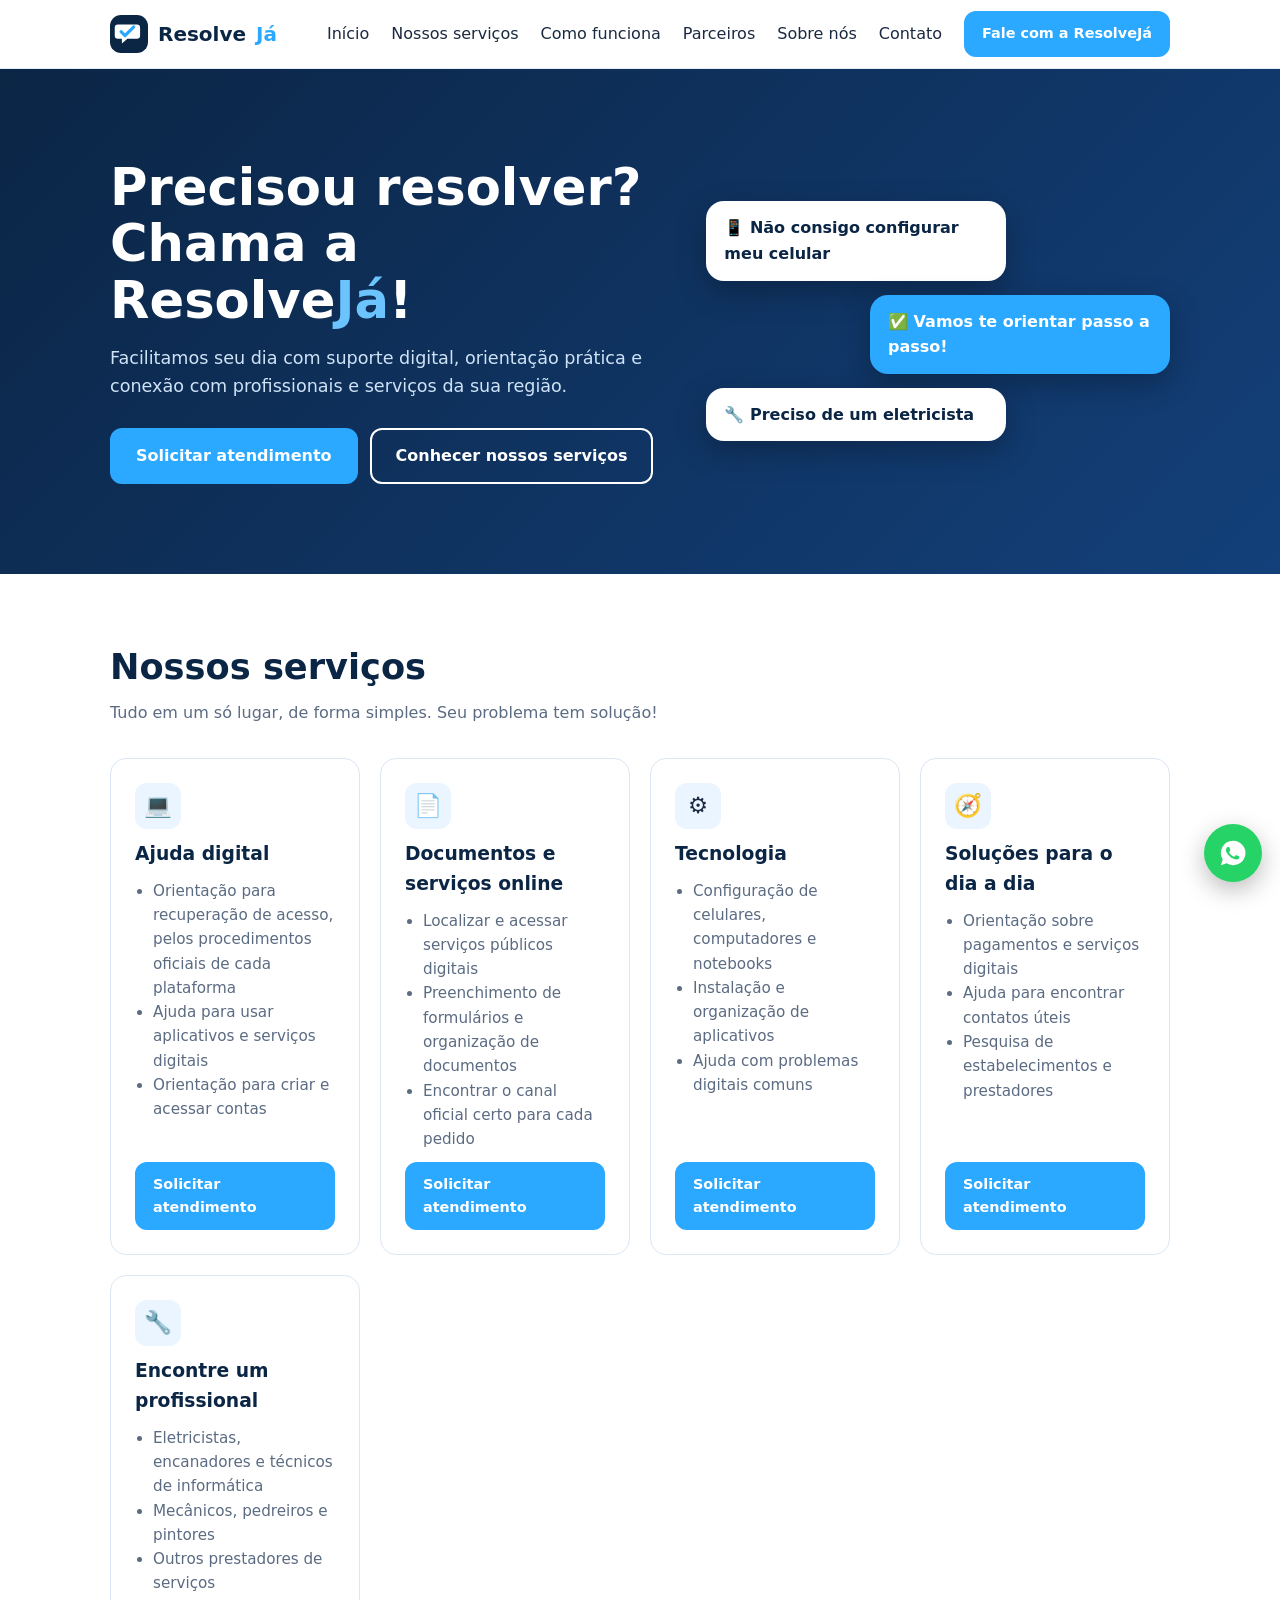
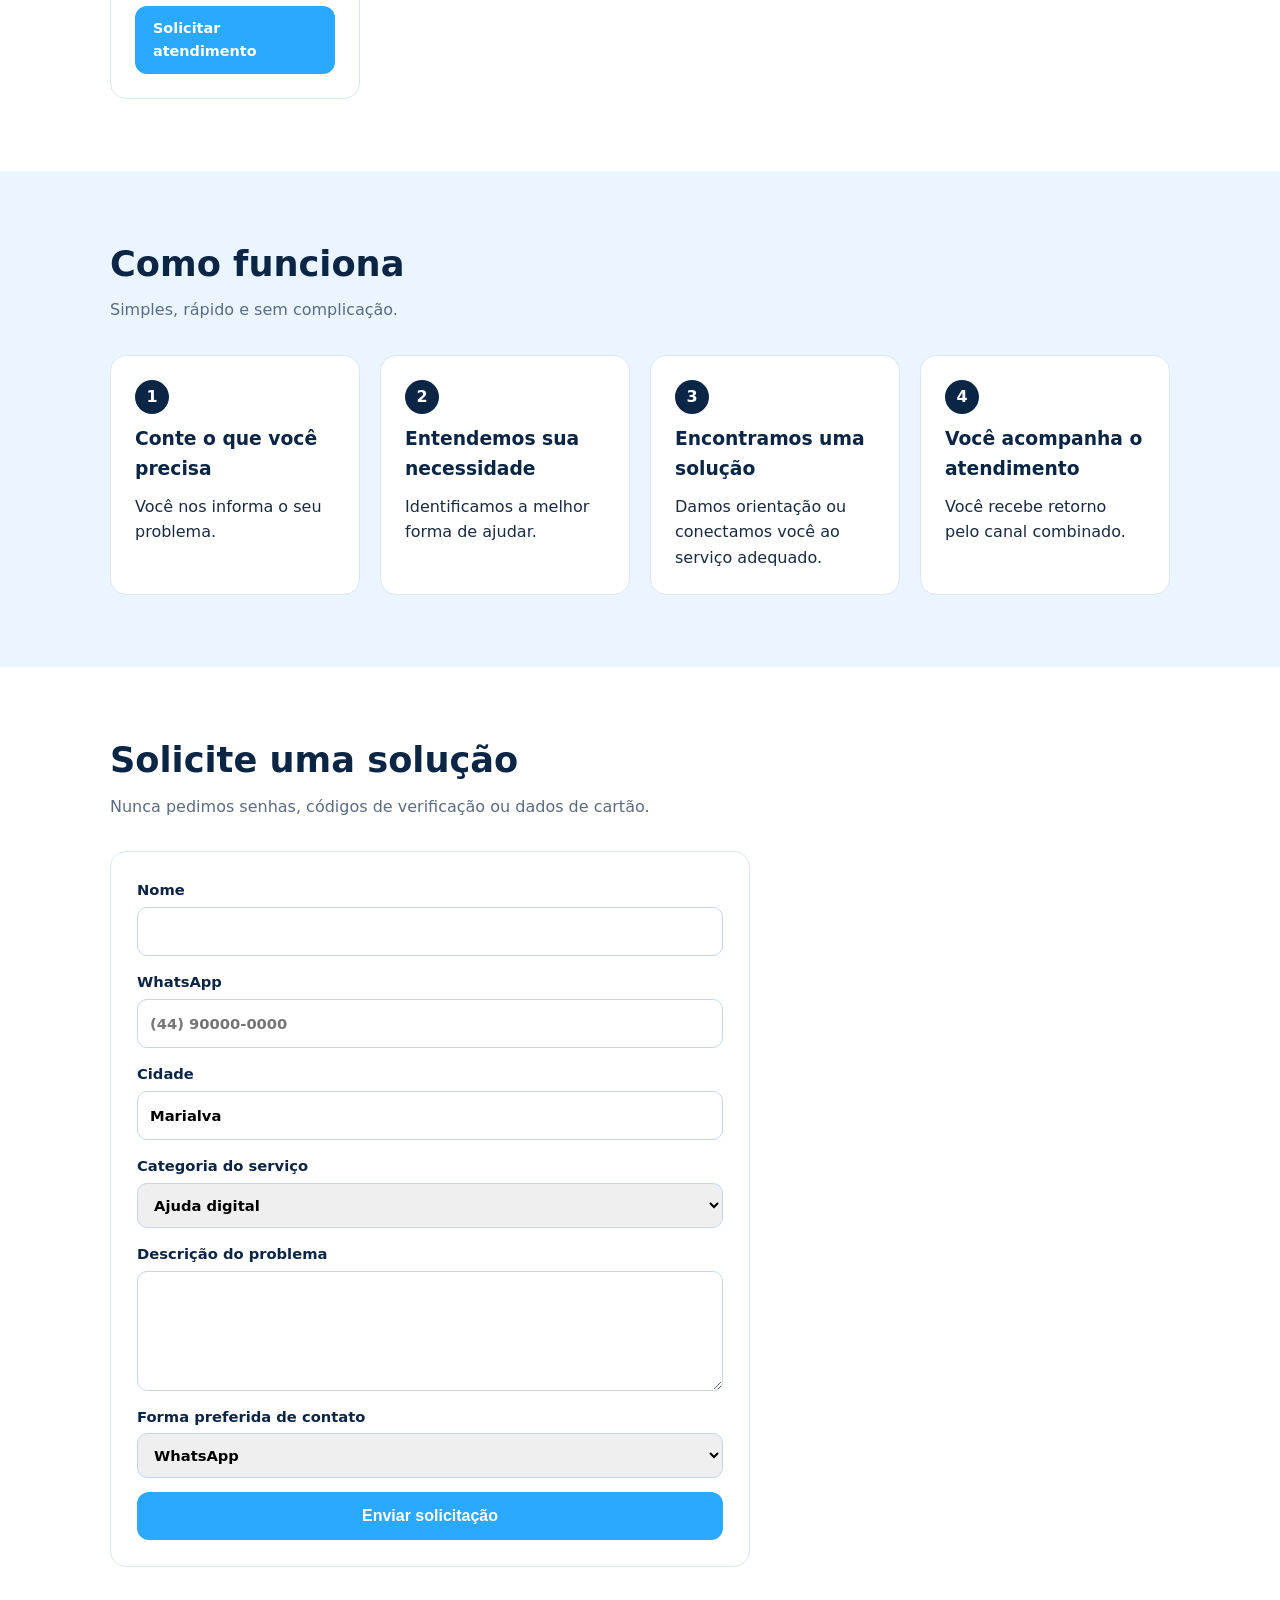
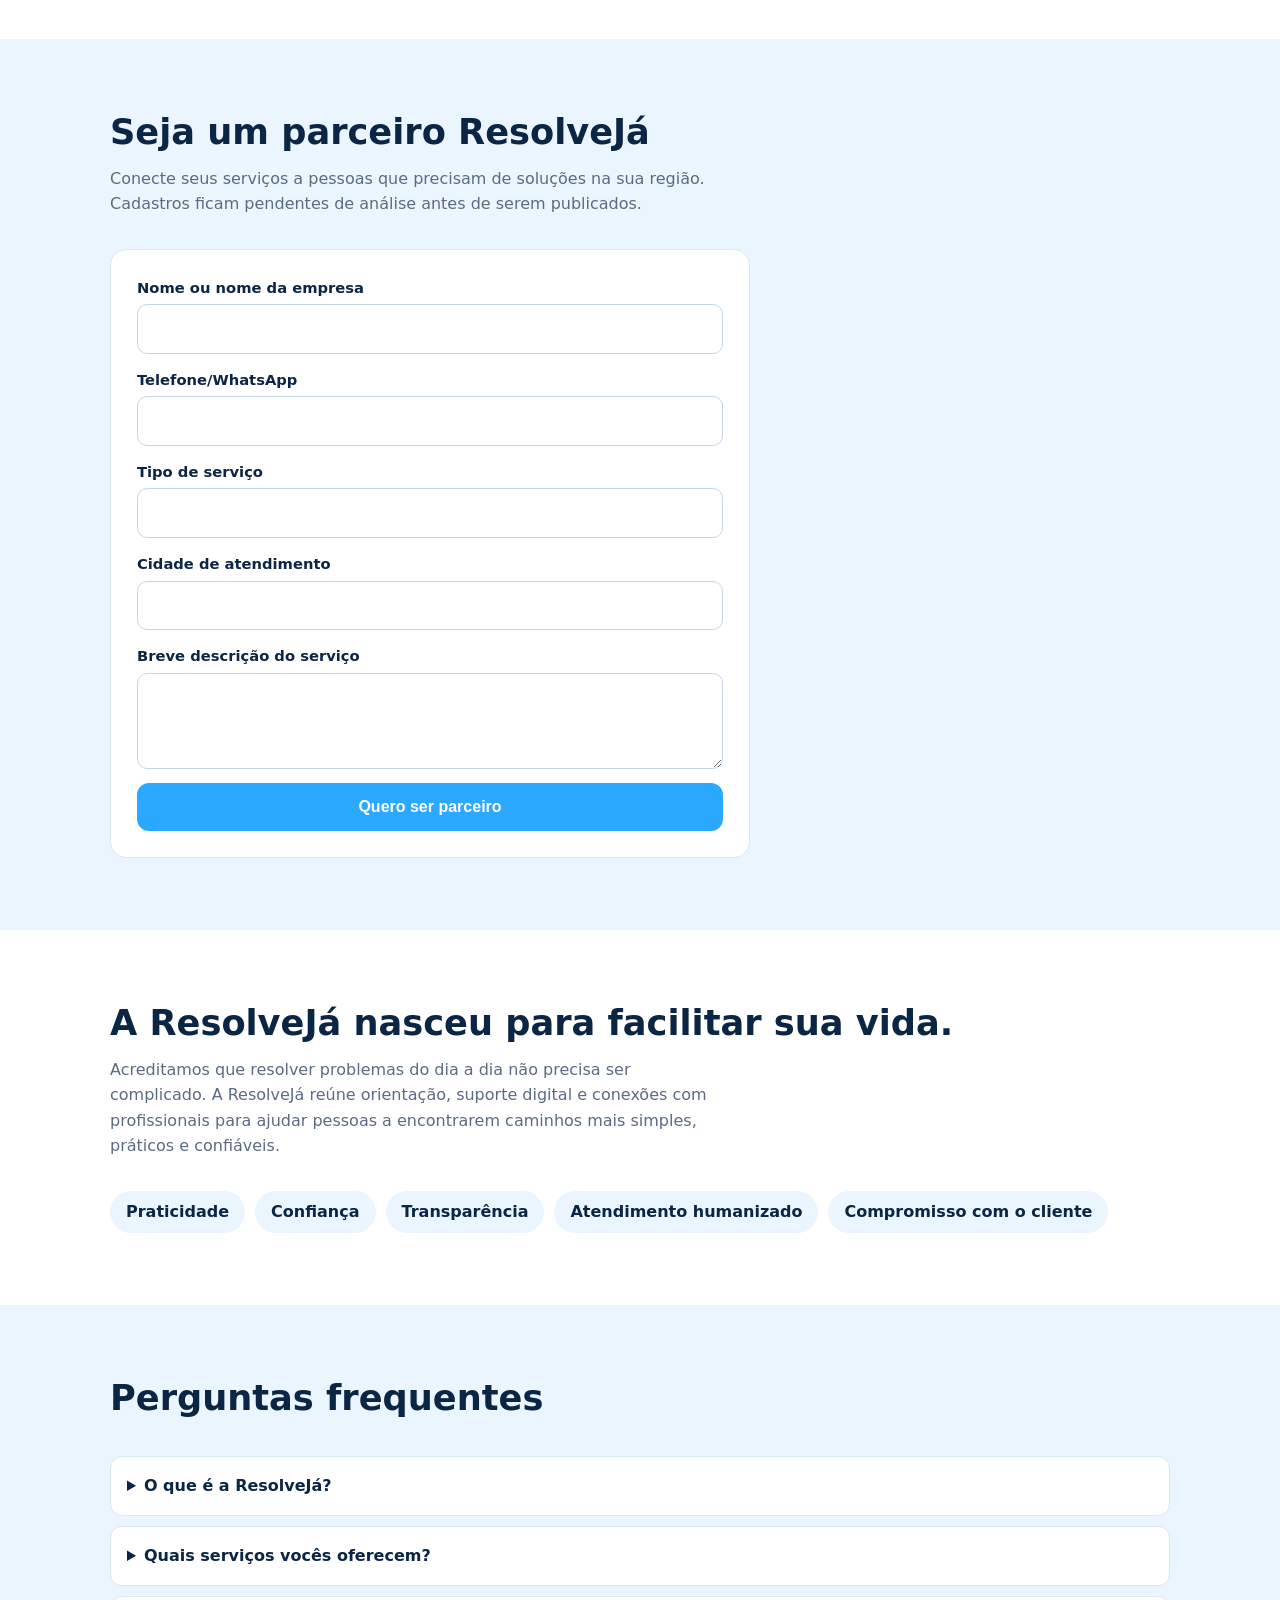
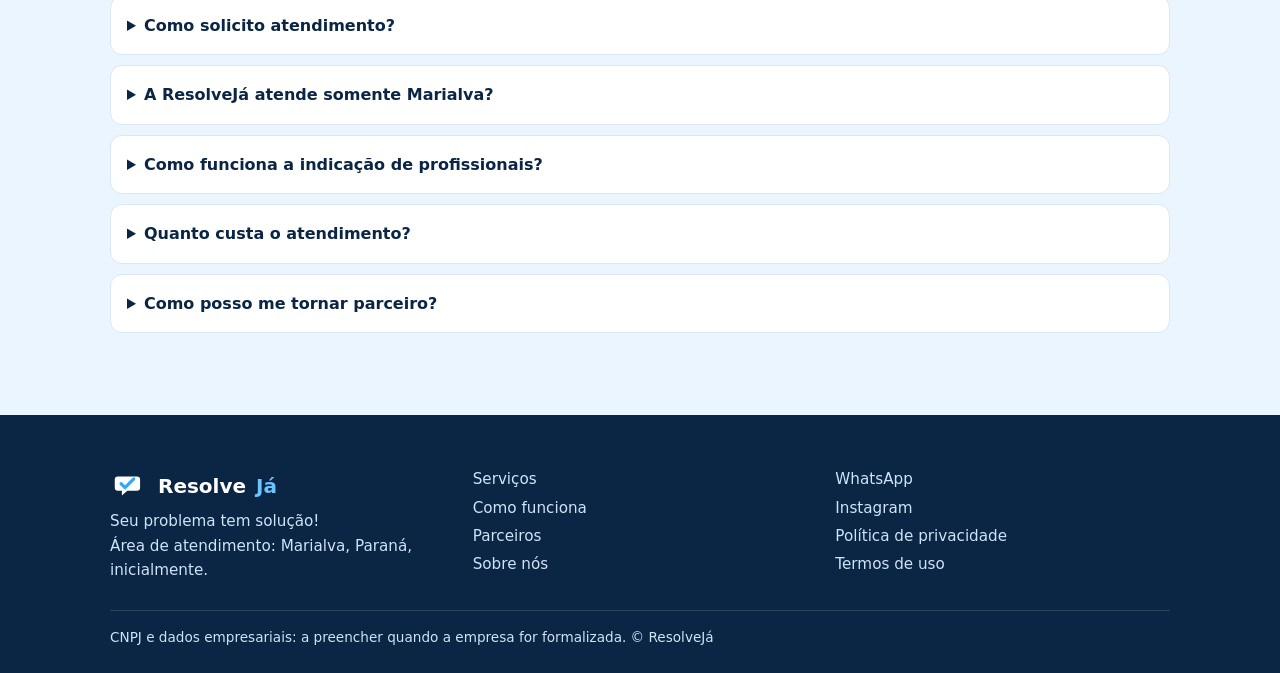
<file: index.html>
<!doctype html><html lang="pt-BR"><head><meta charset="utf-8"><meta name="viewport" content="width=device-width,initial-scale=1">
<title>ResolveJá — Central de Soluções | Ajuda digital e serviços em Marialva, PR</title><meta name="description" content="Ajuda digital em Marialva e serviços locais: suporte, orientação prática e conexão com profissionais. Seu problema tem solução!"><link rel="icon" href="logo.svg"><link rel="stylesheet" href="styles.css"></head><body><header><div class="w nav"><a class="lg" href="index.html"><img src="logo.svg" alt="">Resolve<b>Já</b></a><button id="mb" aria-label="Abrir menu" aria-expanded="false">☰</button>
<nav aria-label="Principal"><ul><li><a href="index.html#inicio">Início</a></li><li><a href="index.html#servicos">Nossos serviços</a></li><li><a href="index.html#como">Como funciona</a></li><li><a href="index.html#parceiros">Parceiros</a></li><li><a href="index.html#sobre">Sobre nós</a></li><li><a href="index.html#contato">Contato</a></li><li><a class="btn s" data-wa="Olá! Quero falar com a ResolveJá." target="_blank" rel="noopener">Fale com a ResolveJá</a></li></ul></nav></div></header>
<main><section class="hero" id="inicio"><div class="w hg"><div><h1>Precisou resolver? Chama a Resolve<b>Já</b>!</h1><p>Facilitamos seu dia com suporte digital, orientação prática e conexão com profissionais e serviços da sua região.</p><div class="bs"><a class="btn" href="#solicitar">Solicitar atendimento</a><a class="btn o" href="#servicos">Conhecer nossos serviços</a></div></div>
<div class="vis" aria-hidden="true"><div class="bub">📱 Não consigo configurar meu celular</div><div class="bub">✅ Vamos te orientar passo a passo!</div><div class="bub">🔧 Preciso de um eletricista</div></div></div></section>
<section id="servicos"><div class="w"><h2>Nossos serviços</h2><p class="sub">Tudo em um só lugar, de forma simples. Seu problema tem solução!</p><div class="g"><article class="c rv"><div class="ic">💻</div><h3>Ajuda digital</h3><ul><li>Orientação para recuperação de acesso, pelos procedimentos oficiais de cada plataforma</li><li>Ajuda para usar aplicativos e serviços digitais</li><li>Orientação para criar e acessar contas</li></ul><a class="btn s" href="#solicitar" data-cat="Celular ou computador">Solicitar atendimento</a></article><article class="c rv"><div class="ic">📄</div><h3>Documentos e serviços online</h3><ul><li>Localizar e acessar serviços públicos digitais</li><li>Preenchimento de formulários e organização de documentos</li><li>Encontrar o canal oficial certo para cada pedido</li></ul><a class="btn s" href="#solicitar" data-cat="Documentos e serviços online">Solicitar atendimento</a></article><article class="c rv"><div class="ic">⚙️</div><h3>Tecnologia</h3><ul><li>Configuração de celulares, computadores e notebooks</li><li>Instalação e organização de aplicativos</li><li>Ajuda com problemas digitais comuns</li></ul><a class="btn s" href="#solicitar" data-cat="Celular ou computador">Solicitar atendimento</a></article><article class="c rv"><div class="ic">🧭</div><h3>Soluções para o dia a dia</h3><ul><li>Orientação sobre pagamentos e serviços digitais</li><li>Ajuda para encontrar contatos úteis</li><li>Pesquisa de estabelecimentos e prestadores</li></ul><a class="btn s" href="#solicitar" data-cat="Outra necessidade">Solicitar atendimento</a></article><article class="c rv"><div class="ic">🔧</div><h3>Encontre um profissional</h3><ul><li>Eletricistas, encanadores e técnicos de informática</li><li>Mecânicos, pedreiros e pintores</li><li>Outros prestadores de serviços</li></ul><a class="btn s" href="#solicitar" data-cat="Encontrar profissional">Solicitar atendimento</a></article></div></div></section>
<section class="alt" id="como"><div class="w"><h2>Como funciona</h2><p class="sub">Simples, rápido e sem complicação.</p><div class="g st"><div class="c rv"><h3>Conte o que você precisa</h3><p>Você nos informa o seu problema.</p></div><div class="c rv"><h3>Entendemos sua necessidade</h3><p>Identificamos a melhor forma de ajudar.</p></div><div class="c rv"><h3>Encontramos uma solução</h3><p>Damos orientação ou conectamos você ao serviço adequado.</p></div><div class="c rv"><h3>Você acompanha o atendimento</h3><p>Você recebe retorno pelo canal combinado.</p></div></div></div></section>
<section id="solicitar"><div class="w"><h2>Solicite uma solução</h2><p class="sub">Nunca pedimos senhas, códigos de verificação ou dados de cartão.</p>
<form id="f1" novalidate><label>Nome<input name="nome" type="text" required ></label><label>WhatsApp<input name="whats" type="tel" required inputmode="tel" placeholder="(44) 90000-0000"></label><label>Cidade<input name="cidade" required value="Marialva"></label>
<label>Categoria do serviço<select name="categoria" id="categoria" required><option>Ajuda digital</option><option>Celular ou computador</option><option>Documentos e serviços online</option><option>Encontrar profissional</option><option>Orçamentos</option><option>Outra necessidade</option></select></label><label>Descrição do problema<textarea name="desc" rows="4" required></textarea></label>
<label>Forma preferida de contato<select name="contato"><option>WhatsApp</option><option>Ligação</option><option>Instagram</option></select></label><button class="btn">Enviar solicitação</button></form><div class="ok" role="status"></div></div></section>
<section class="alt" id="parceiros"><div class="w"><h2>Seja um parceiro ResolveJá</h2><p class="sub">Conecte seus serviços a pessoas que precisam de soluções na sua região. Cadastros ficam pendentes de análise antes de serem publicados.</p>
<form id="f2" novalidate><label>Nome ou nome da empresa<input name="nome" type="text" required ></label><label>Telefone/WhatsApp<input name="whats" type="tel" required inputmode="tel"></label><label>Tipo de serviço<input name="tipo" type="text" required ></label><label>Cidade de atendimento<input name="cidade" type="text" required ></label><label>Breve descrição do serviço<textarea name="desc" rows="3" required></textarea></label><button class="btn">Quero ser parceiro</button></form><div class="ok" role="status"></div></div></section>
<section id="sobre"><div class="w"><h2>A ResolveJá nasceu para facilitar sua vida.</h2><p class="sub">Acreditamos que resolver problemas do dia a dia não precisa ser complicado. A ResolveJá reúne orientação, suporte digital e conexões com profissionais para ajudar pessoas a encontrarem caminhos mais simples, práticos e confiáveis.</p><div class="vals"><span>Praticidade</span><span>Confiança</span><span>Transparência</span><span>Atendimento humanizado</span><span>Compromisso com o cliente</span></div></div></section>
<section class="alt" id="faq"><div class="w"><h2>Perguntas frequentes</h2><br><details class='rv'><summary>O que é a ResolveJá?</summary><p>Uma central de soluções que oferece orientação, suporte digital e conexão com profissionais e serviços locais.</p></details><details class='rv'><summary>Quais serviços vocês oferecem?</summary><p>Ajuda digital, documentos e serviços online, tecnologia, soluções do dia a dia e indicação de profissionais.</p></details><details class='rv'><summary>Como solicito atendimento?</summary><p>Preencha o formulário ou chame pelo WhatsApp. Retornamos pelo canal combinado.</p></details><details class='rv'><summary>A ResolveJá atende somente Marialva?</summary><p>Estamos começando por Marialva, Paraná. Orientações digitais podem ser prestadas à distância; consulte a disponibilidade.</p></details><details class='rv'><summary>Como funciona a indicação de profissionais?</summary><p>Você descreve o serviço e buscamos profissionais cadastrados. Só chamamos de parceiro quem foi cadastrado e analisado por nós.</p></details><details class='rv'><summary>Quanto custa o atendimento?</summary><p>Preços e disponibilidade dependem do serviço solicitado e são informados antes de qualquer contratação.</p></details><details class='rv'><summary>Como posso me tornar parceiro?</summary><p>Use o formulário da seção de parceiros. O cadastro fica pendente de análise antes de ser publicado.</p></details></div></section></main>
<footer id="contato"><div class="w"><div class="fg"><div><a class="lg" href="#inicio"><img src="logo.svg" alt="">Resolve<b style="color:#6cc4ff">Já</b></a><p>Seu problema tem solução!</p><p>Área de atendimento: Marialva, Paraná, inicialmente.</p></div>
<div><a href="#servicos">Serviços</a><a href="#como">Como funciona</a><a href="#parceiros">Parceiros</a><a href="#sobre">Sobre nós</a></div>
<div><a data-wa="Olá! Quero falar com a ResolveJá." target="_blank" rel="noopener">WhatsApp</a><a data-ig target="_blank" rel="noopener">Instagram</a><a href="privacidade.html">Política de privacidade</a><a href="termos.html">Termos de uso</a></div></div>
<p class="cp">CNPJ e dados empresariais: a preencher quando a empresa for formalizada. © ResolveJá</p></div></footer>
<a class="fw" data-wa="Olá! Quero falar com a ResolveJá." target="_blank" rel="noopener" aria-label="WhatsApp"><svg viewBox="0 0 32 32"><path d="M16 3a13 13 0 0 0-11 19.8L3 29l6.4-2A13 13 0 1 0 16 3zm6.6 18.2c-.3.8-1.7 1.5-2.4 1.6-.6.1-1.4.1-2.2-.1-.5-.2-1.200-.4-2-.8-3.600-1.600-5.900-5.200-6.100-5.400-.2-.2-1.400-1.900-1.400-3.600s.9-2.600 1.200-2.900c.3-.3.700-.4.900-.4h.7c.2 0 .5-.1.800.600l1 2.500c.1.200.1.400 0 .600l-.4.600-.600.700c-.2.200-.4.400-.2.800.2.400 1 1.600 2.100 2.600 1.400 1.200 2.600 1.600 3 1.800.4.200.600.200.800-.1l1.100-1.300c.3-.3.500-.2.800-.1l2.400 1.100c.3.200.5.300.6.400.1.200.1.800-.2 1.600z"/></svg></a><script src="config.js"></script><script src="script.js"></script></body></html>
</file>
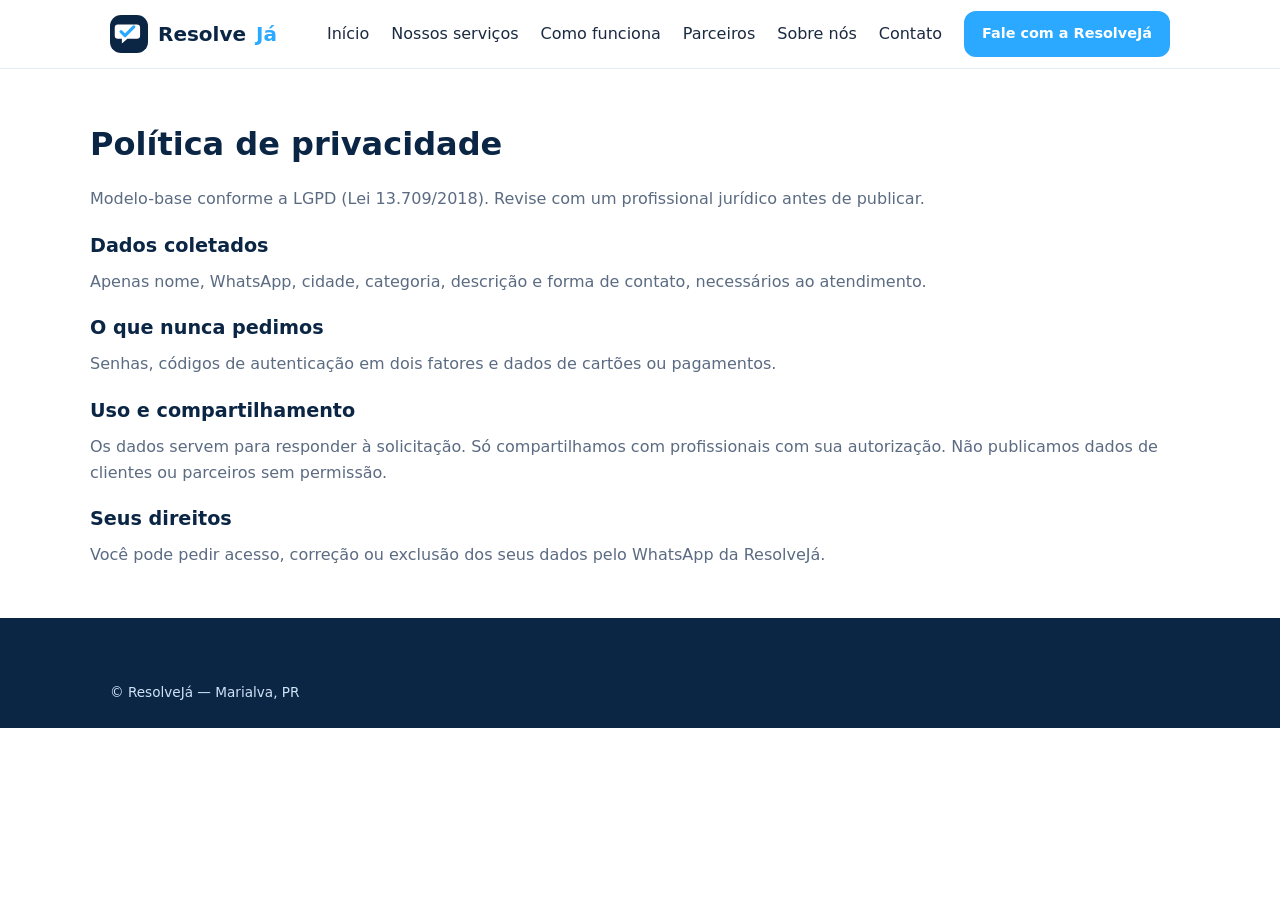
<file: privacidade.html>
<!doctype html><html lang="pt-BR"><head><meta charset="utf-8"><meta name="viewport" content="width=device-width,initial-scale=1">
<title>Política de privacidade — ResolveJá</title><meta name="description" content="Política de privacidade"><link rel="icon" href="logo.svg"><link rel="stylesheet" href="styles.css"></head><body><header><div class="w nav"><a class="lg" href="index.html"><img src="logo.svg" alt="">Resolve<b>Já</b></a><button id="mb" aria-label="Abrir menu" aria-expanded="false">☰</button>
<nav aria-label="Principal"><ul><li><a href="index.html#inicio">Início</a></li><li><a href="index.html#servicos">Nossos serviços</a></li><li><a href="index.html#como">Como funciona</a></li><li><a href="index.html#parceiros">Parceiros</a></li><li><a href="index.html#sobre">Sobre nós</a></li><li><a href="index.html#contato">Contato</a></li><li><a class="btn s" data-wa="Olá! Quero falar com a ResolveJá." target="_blank" rel="noopener">Fale com a ResolveJá</a></li></ul></nav></div></header><main class="w leg"><h1>Política de privacidade</h1><p>Modelo-base conforme a LGPD (Lei 13.709/2018). Revise com um profissional jurídico antes de publicar.</p><h2>Dados coletados</h2><p>Apenas nome, WhatsApp, cidade, categoria, descrição e forma de contato, necessários ao atendimento.</p><h2>O que nunca pedimos</h2><p>Senhas, códigos de autenticação em dois fatores e dados de cartões ou pagamentos.</p><h2>Uso e compartilhamento</h2><p>Os dados servem para responder à solicitação. Só compartilhamos com profissionais com sua autorização. Não publicamos dados de clientes ou parceiros sem permissão.</p><h2>Seus direitos</h2><p>Você pode pedir acesso, correção ou exclusão dos seus dados pelo WhatsApp da ResolveJá.</p></main><footer><div class="w"><p class="cp" style="border:0;margin:0">© ResolveJá — Marialva, PR</p></div></footer><script src="config.js"></script><script src="script.js"></script></body></html>
</file>
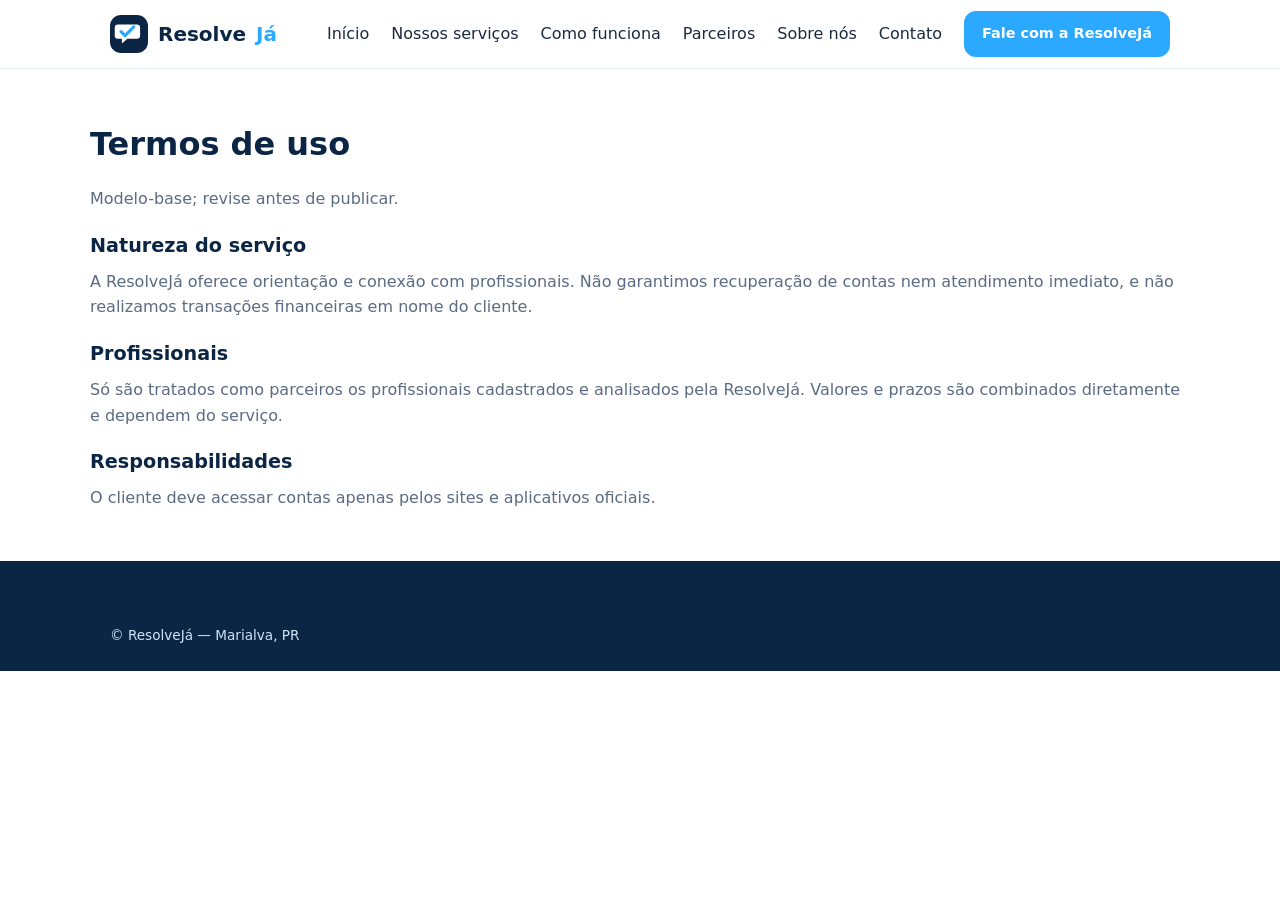
<file: termos.html>
<!doctype html><html lang="pt-BR"><head><meta charset="utf-8"><meta name="viewport" content="width=device-width,initial-scale=1">
<title>Termos de uso — ResolveJá</title><meta name="description" content="Termos de uso"><link rel="icon" href="logo.svg"><link rel="stylesheet" href="styles.css"></head><body><header><div class="w nav"><a class="lg" href="index.html"><img src="logo.svg" alt="">Resolve<b>Já</b></a><button id="mb" aria-label="Abrir menu" aria-expanded="false">☰</button>
<nav aria-label="Principal"><ul><li><a href="index.html#inicio">Início</a></li><li><a href="index.html#servicos">Nossos serviços</a></li><li><a href="index.html#como">Como funciona</a></li><li><a href="index.html#parceiros">Parceiros</a></li><li><a href="index.html#sobre">Sobre nós</a></li><li><a href="index.html#contato">Contato</a></li><li><a class="btn s" data-wa="Olá! Quero falar com a ResolveJá." target="_blank" rel="noopener">Fale com a ResolveJá</a></li></ul></nav></div></header><main class="w leg"><h1>Termos de uso</h1><p>Modelo-base; revise antes de publicar.</p><h2>Natureza do serviço</h2><p>A ResolveJá oferece orientação e conexão com profissionais. Não garantimos recuperação de contas nem atendimento imediato, e não realizamos transações financeiras em nome do cliente.</p><h2>Profissionais</h2><p>Só são tratados como parceiros os profissionais cadastrados e analisados pela ResolveJá. Valores e prazos são combinados diretamente e dependem do serviço.</p><h2>Responsabilidades</h2><p>O cliente deve acessar contas apenas pelos sites e aplicativos oficiais.</p></main><footer><div class="w"><p class="cp" style="border:0;margin:0">© ResolveJá — Marialva, PR</p></div></footer><script src="config.js"></script><script src="script.js"></script></body></html>
</file>
<file: styles.css>
:root{--n:#0B2545;--a:#2BA8FF;--al:#EAF5FF;--t:#1b2a41;--m:#5b6b82}
*{box-sizing:border-box;margin:0}html{scroll-behavior:smooth}
body{font-family:system-ui,-apple-system,"Segoe UI",Roboto,sans-serif;color:var(--t);line-height:1.6;background:#fff}
a{color:inherit;text-decoration:none}.w{max-width:1100px;margin:auto;padding:0 20px}
section{padding:72px 0}h2{font-size:clamp(1.6rem,4vw,2.2rem);color:var(--n);margin-bottom:12px;line-height:1.2}
.sub{color:var(--m);max-width:620px;margin-bottom:32px}
header{position:sticky;top:0;background:#ffffffee;backdrop-filter:blur(8px);z-index:20;border-bottom:1px solid #e3ebf5}
.nav{display:flex;align-items:center;justify-content:space-between;height:68px}
.lg{display:flex;align-items:center;gap:10px;font-weight:800;font-size:1.25rem;color:var(--n)}.lg img{width:38px}.lg b{color:var(--a)}
nav ul{display:flex;gap:22px;list-style:none;align-items:center}nav a:hover{color:var(--a)}
.btn{display:inline-block;padding:13px 24px;border-radius:12px;font-weight:700;border:2px solid var(--a);background:var(--a);color:#fff;cursor:pointer;font-size:1rem;transition:.2s}
.btn:hover{transform:translateY(-2px);box-shadow:0 8px 20px #2ba8ff55}.btn.o{background:transparent;color:#fff;border-color:#fff}.btn.s{padding:9px 16px;font-size:.9rem}
#mb{display:none;background:none;border:0;font-size:1.8rem;color:var(--n)}
.hero{background:linear-gradient(135deg,var(--n),#13407a);color:#fff;padding:90px 0}
.hg{display:grid;grid-template-columns:1.2fr 1fr;gap:40px;align-items:center}
.hero h1{font-size:clamp(2rem,5.5vw,3.2rem);line-height:1.1;margin-bottom:16px}.hero h1 b{color:#6cc4ff}
.hero p{color:#cfe3f7;margin-bottom:28px;font-size:1.1rem}.bs{display:flex;gap:12px;flex-wrap:wrap}
.vis{display:grid;gap:14px}.bub{background:#fff;color:var(--n);padding:14px 18px;border-radius:18px;max-width:300px;font-weight:600;box-shadow:0 10px 30px #0004;animation:fl 5s ease-in-out infinite}
.bub:nth-child(2){margin-left:auto;background:var(--a);color:#fff;animation-delay:1s}.bub:nth-child(3){animation-delay:2s}
@keyframes fl{50%{transform:translateY(-8px)}}
.g{display:grid;grid-template-columns:repeat(auto-fit,minmax(240px,1fr));gap:20px}
.c{background:#fff;border:1px solid #dbe7f4;border-radius:16px;padding:24px;transition:.25s;display:flex;flex-direction:column;gap:10px}
.c:hover{transform:translateY(-6px);box-shadow:0 14px 34px #0b254520;border-color:var(--a)}
.ic{width:46px;height:46px;border-radius:12px;background:var(--al);display:grid;place-items:center;font-size:1.4rem}
.c h3{color:var(--n)}.c ul{padding-left:18px;color:var(--m);font-size:.95rem;flex:1}.alt{background:var(--al)}
.st{counter-reset:s}.st .c{position:relative}.st .c:before{counter-increment:s;content:counter(s);width:34px;height:34px;border-radius:50%;background:var(--n);color:#fff;display:grid;place-items:center;font-weight:800}
form{background:#fff;border:1px solid #dbe7f4;border-radius:16px;padding:26px;display:grid;gap:14px;max-width:640px}
label{font-weight:600;font-size:.92rem;color:var(--n);display:grid;gap:5px}
input,select,textarea{padding:12px;border:1.5px solid #c5d6ea;border-radius:10px;font:inherit}
input:focus,select:focus,textarea:focus{outline:3px solid #2ba8ff55;border-color:var(--a)}
.err{color:#c0262d;font-size:.85rem;font-weight:500}.ok{background:#e6f7ee;border:1px solid #9bdcb5;border-radius:12px;padding:16px;display:none}
.vals{display:flex;flex-wrap:wrap;gap:10px;margin-top:18px}.vals span{background:var(--al);color:var(--n);padding:8px 16px;border-radius:99px;font-weight:600}
details{border:1px solid #dbe7f4;border-radius:12px;padding:16px;margin-bottom:10px;background:#fff}summary{font-weight:700;color:var(--n);cursor:pointer}details p{margin-top:10px;color:var(--m)}
footer{background:var(--n);color:#cfe3f7;padding:48px 0 24px;font-size:.95rem}.fg{display:grid;grid-template-columns:repeat(auto-fit,minmax(200px,1fr));gap:28px}
footer a{display:block;margin:4px 0}footer a:hover{color:#fff}footer .lg{color:#fff}.cp{border-top:1px solid #ffffff22;margin-top:28px;padding-top:16px;font-size:.85rem}
.fw{position:fixed;right:18px;bottom:18px;width:58px;height:58px;border-radius:50%;background:#25D366;display:grid;place-items:center;z-index:30;box-shadow:0 8px 24px #0004;transition:.2s}.fw:hover{transform:scale(1.1)}.fw svg{width:30px;fill:#fff}
.rv{opacity:0;transform:translateY(26px);transition:.7s}.rv.on{opacity:1;transform:none}
.leg{padding:50px 0}.leg h1{color:var(--n);margin-bottom:16px}.leg h2{font-size:1.2rem;margin-top:22px}.leg p{color:var(--m)}
@media(max-width:820px){.hg{grid-template-columns:1fr}.vis{display:none}#mb{display:block}
nav ul{display:none;position:absolute;top:68px;left:0;right:0;background:#fff;flex-direction:column;padding:20px;border-bottom:1px solid #e3ebf5}nav ul.open{display:flex}section{padding:52px 0}}
@media(prefers-reduced-motion:reduce){*{animation:none!important;transition:none!important}.rv{opacity:1;transform:none}}
</file>
